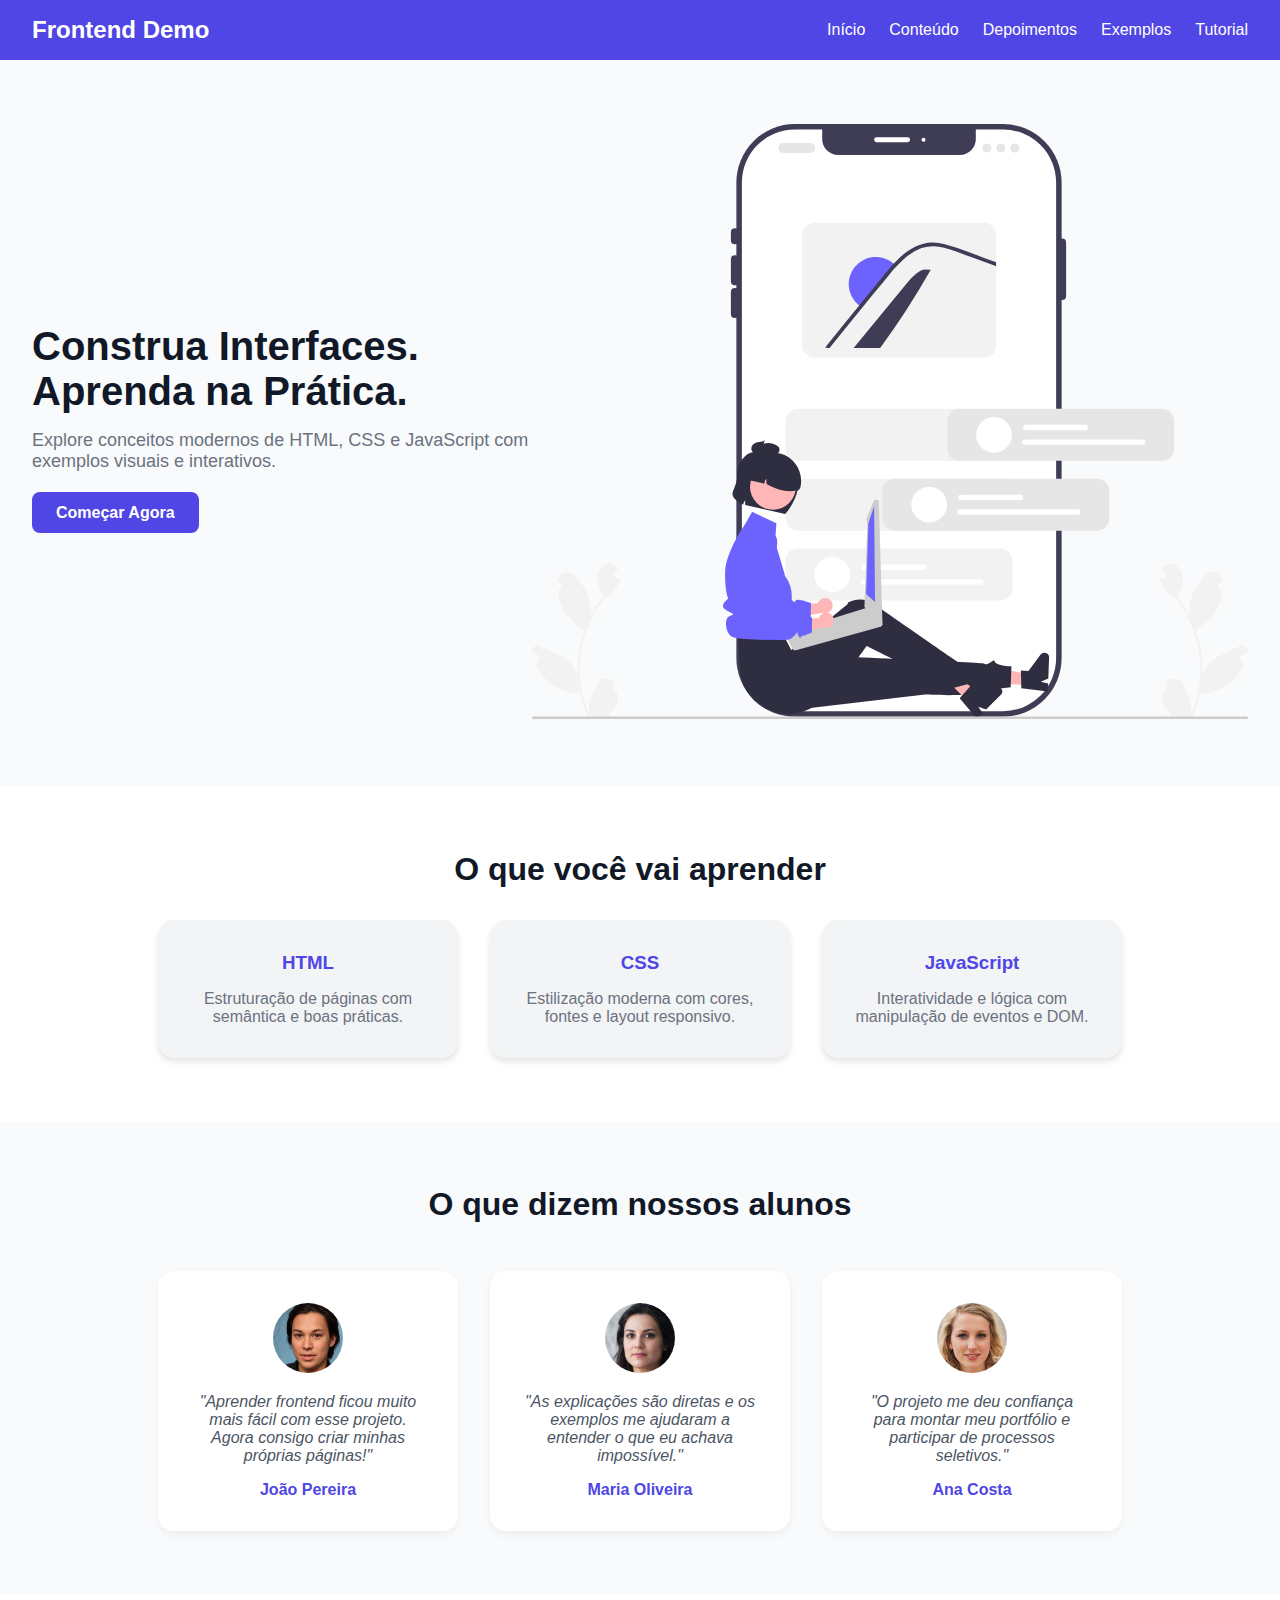
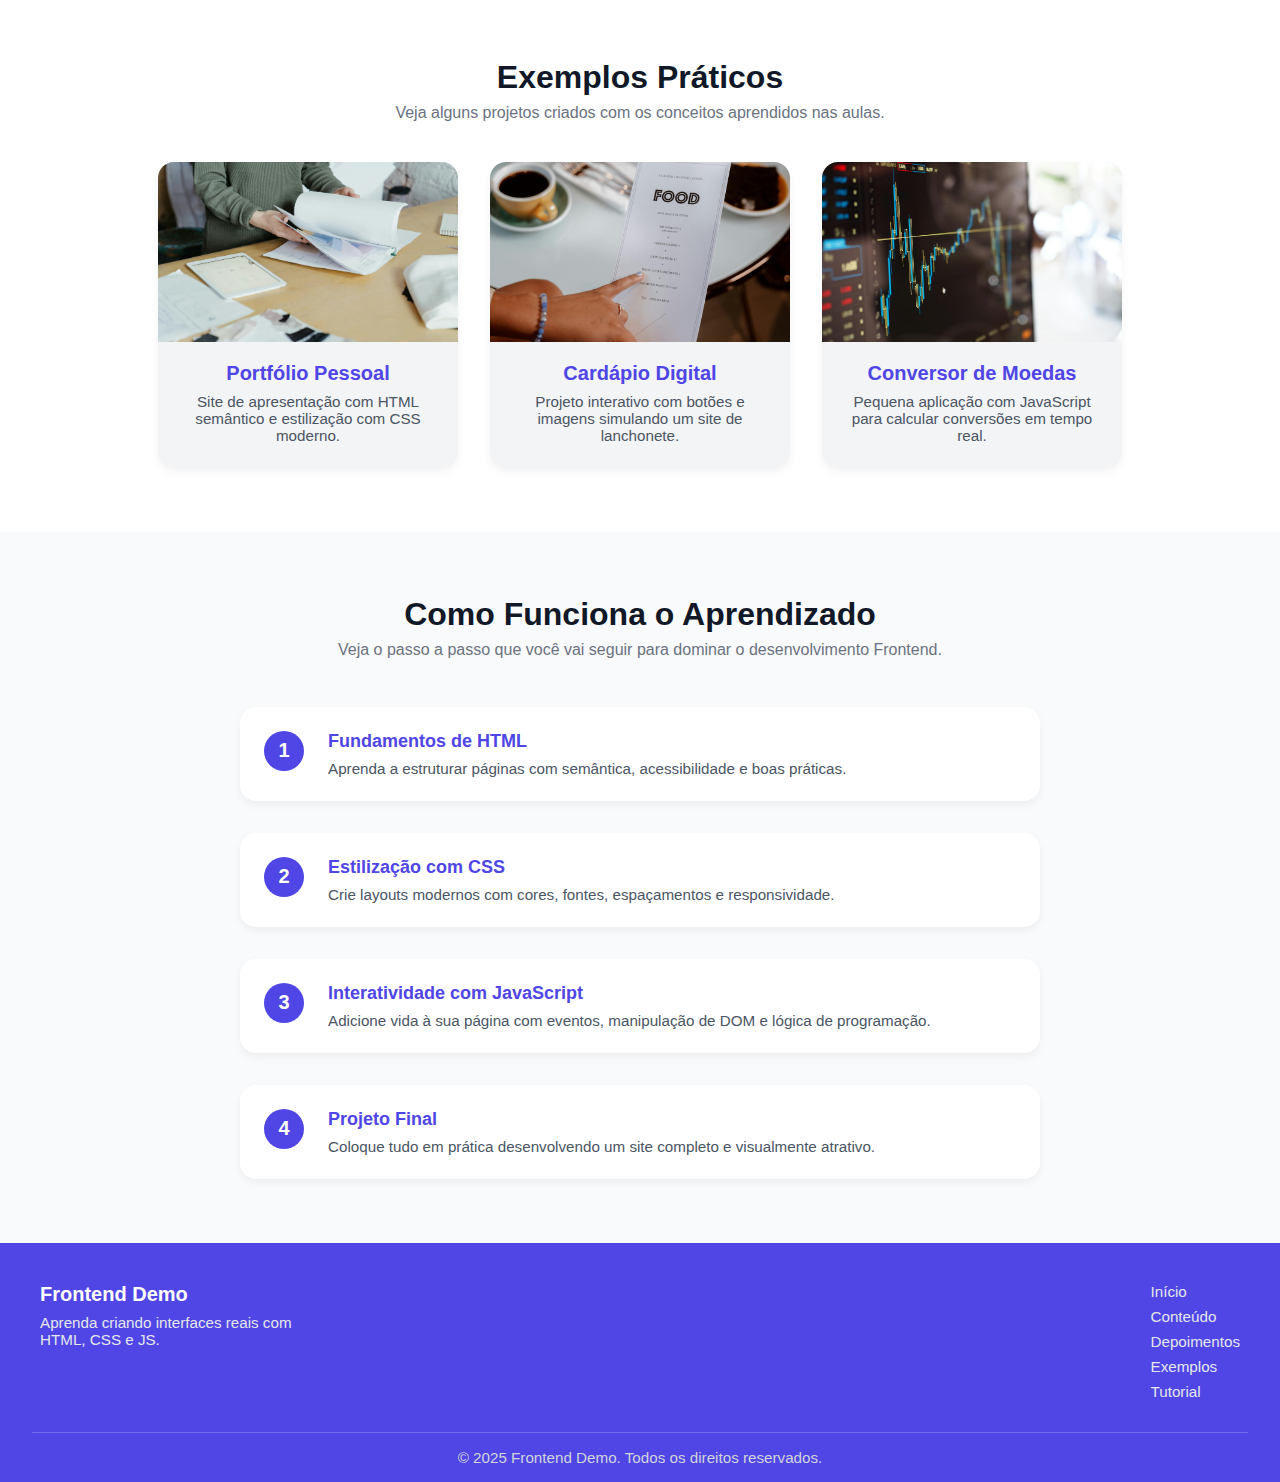
<file: index.html>
<!DOCTYPE html>
<html lang="pt-BR">

<head>
    <meta charset="UTF-8">
    <meta name="viewport" content="width=device-width, initial-scale=1.0">
    <title>Site de Demonstração</title>
    <link rel="shortcut icon" href="images/favicon.png" type="image/x-icon">
    <link rel="stylesheet" href="styles/styles.css">
</head>

<body>
    <nav class="navbar">
        <div class="logo">Frontend Demo</div>

        <button class="menu-toggle" aria-label="Abrir menu">
            <span class="bar"></span>
            <span class="bar"></span>
            <span class="bar"></span>
        </button>

        <ul class="nav-links">
            <li><a href="#">Início</a></li>
            <li><a href="#">Conteúdo</a></li>
            <li><a href="#">Depoimentos</a></li>
            <li><a href="#">Exemplos</a></li>
            <li><a href="#">Tutorial</a></li>
        </ul>
    </nav>

    <main>
        <section class="hero">
            <div class="hero-texto">
                <h1>Construa Interfaces. Aprenda na Prática.</h1>
                <p>Explore conceitos modernos de HTML, CSS e JavaScript
                    com exemplos visuais e interativos.</p>
                <a href="cadastro.html" class="btn-cta">Começar Agora</a>
               
            </div>
            <div class="hero-imagem">
                <img src="images/hero-illustration.svg" alt="Ilustração de programação web">
            </div>
        </section>

        <section class="conteudo">
            <h2>O que você vai aprender</h2>
            <div class="cards">
                <div class="card">
                    <h3>HTML</h3>
                    <p>Estruturação de páginas com semântica e boas práticas.</p>
                </div>
                <div class="card">
                    <h3>CSS</h3>
                    <p>Estilização moderna com cores, fontes e layout responsivo.</p>
                </div>
                <div class="card">
                    <h3>JavaScript</h3>
                    <p>Interatividade e lógica com manipulação de eventos e DOM.</p>
                </div>
            </div>
        </section>

        <section class="depoimentos">
            <h2>O que dizem nossos alunos</h2>
            <div class="depoimentos-grid">
                <div class="depoimento">
                    <img src="images/aluno1.jpg" alt="Foto do aluno João">
                    <p>"Aprender frontend ficou muito mais fácil com esse projeto. Agora consigo criar minhas próprias
                        páginas!"</p>
                    <span>João Pereira</span>
                </div>
                <div class="depoimento">
                    <img src="images/aluno2.jpg" alt="Foto da aluna Maria">
                    <p>"As explicações são diretas e os exemplos me ajudaram a entender o que eu achava impossível."</p>
                    <span>Maria Oliveira</span>
                </div>
                <div class="depoimento">
                    <img src="images/aluno3.png" alt="Foto da aluna Ana">
                    <p>"O projeto me deu confiança para montar meu portfólio e participar de processos seletivos."</p>
                    <span>Ana Costa</span>
                </div>
            </div>
        </section>

        <section class="exemplos">
            <h2>Exemplos Práticos</h2>
            <p class="exemplos-descricao">Veja alguns projetos criados com os conceitos aprendidos nas aulas.</p>
            <div class="exemplos-grid">
                <div class="exemplo-card">
                    <img src="images/exemplo1.jpg" alt="Exemplo de página HTML">
                    <h3>Portfólio Pessoal</h3>
                    <p>Site de apresentação com HTML semântico e estilização com CSS moderno.</p>
                </div>
                <div class="exemplo-card">
                    <img src="images/exemplo2.jpg" alt="Exemplo de cardápio digital">
                    <h3>Cardápio Digital</h3>
                    <p>Projeto interativo com botões e imagens simulando um site de lanchonete.</p>
                </div>
                <div class="exemplo-card">
                    <img src="images/exemplo3.jpg" alt="Exemplo de conversor de moedas">
                    <h3>Conversor de Moedas</h3>
                    <p>Pequena aplicação com JavaScript para calcular conversões em tempo real.</p>
                </div>
            </div>
        </section>


        <section class="tutorial">
            <h2>Como Funciona o Aprendizado</h2>
            <p class="tutorial-descricao">Veja o passo a passo que você vai seguir para dominar o desenvolvimento
                Frontend.</p>

            <div class="passos">
                <div class="passo">
                    <div class="numero">1</div>
                    <div class="conteudo-passo">
                        <h3>Fundamentos de HTML</h3>
                        <p>Aprenda a estruturar páginas com semântica, acessibilidade e boas práticas.</p>
                    </div>
                </div>
                <div class="passo">
                    <div class="numero">2</div>
                    <div class="conteudo-passo">
                        <h3>Estilização com CSS</h3>
                        <p>Crie layouts modernos com cores, fontes, espaçamentos e responsividade.</p>
                    </div>
                </div>
                <div class="passo">
                    <div class="numero">3</div>
                    <div class="conteudo-passo">
                        <h3>Interatividade com JavaScript</h3>
                        <p>Adicione vida à sua página com eventos, manipulação de DOM e lógica de programação.</p>
                    </div>
                </div>
                <div class="passo">
                    <div class="numero">4</div>
                    <div class="conteudo-passo">
                        <h3>Projeto Final</h3>
                        <p>Coloque tudo em prática desenvolvendo um site completo e visualmente atrativo.</p>
                    </div>
                </div>
            </div>
        </section>
    </main>



    <footer class="footer">
        <div class="footer-container">
            <div class="footer-logo">
                <h3>Frontend Demo</h3>
                <p>Aprenda criando interfaces reais com HTML, CSS e JS.</p>
            </div>
            <ul class="footer-links">
                <li><a href="#">Início</a></li>
                <li><a href="#">Conteúdo</a></li>
                <li><a href="#">Depoimentos</a></li>
                <li><a href="#">Exemplos</a></li>
                <li><a href="#">Tutorial</a></li>
            </ul>
        </div>
        <div class="footer-bottom">
            <p>&copy; 2025 Frontend Demo. Todos os direitos reservados.</p>
        </div>
    </footer>
    <script>
        const toggle = document.querySelector(".menu-toggle");
        const navLinks = document.querySelector(".nav-links");

        toggle.addEventListener("click",() => {
            toggle.classList.toggle("active");
            navLinks.classList.toggle("show")
        })
    </script>
</body>

</html>
</file>
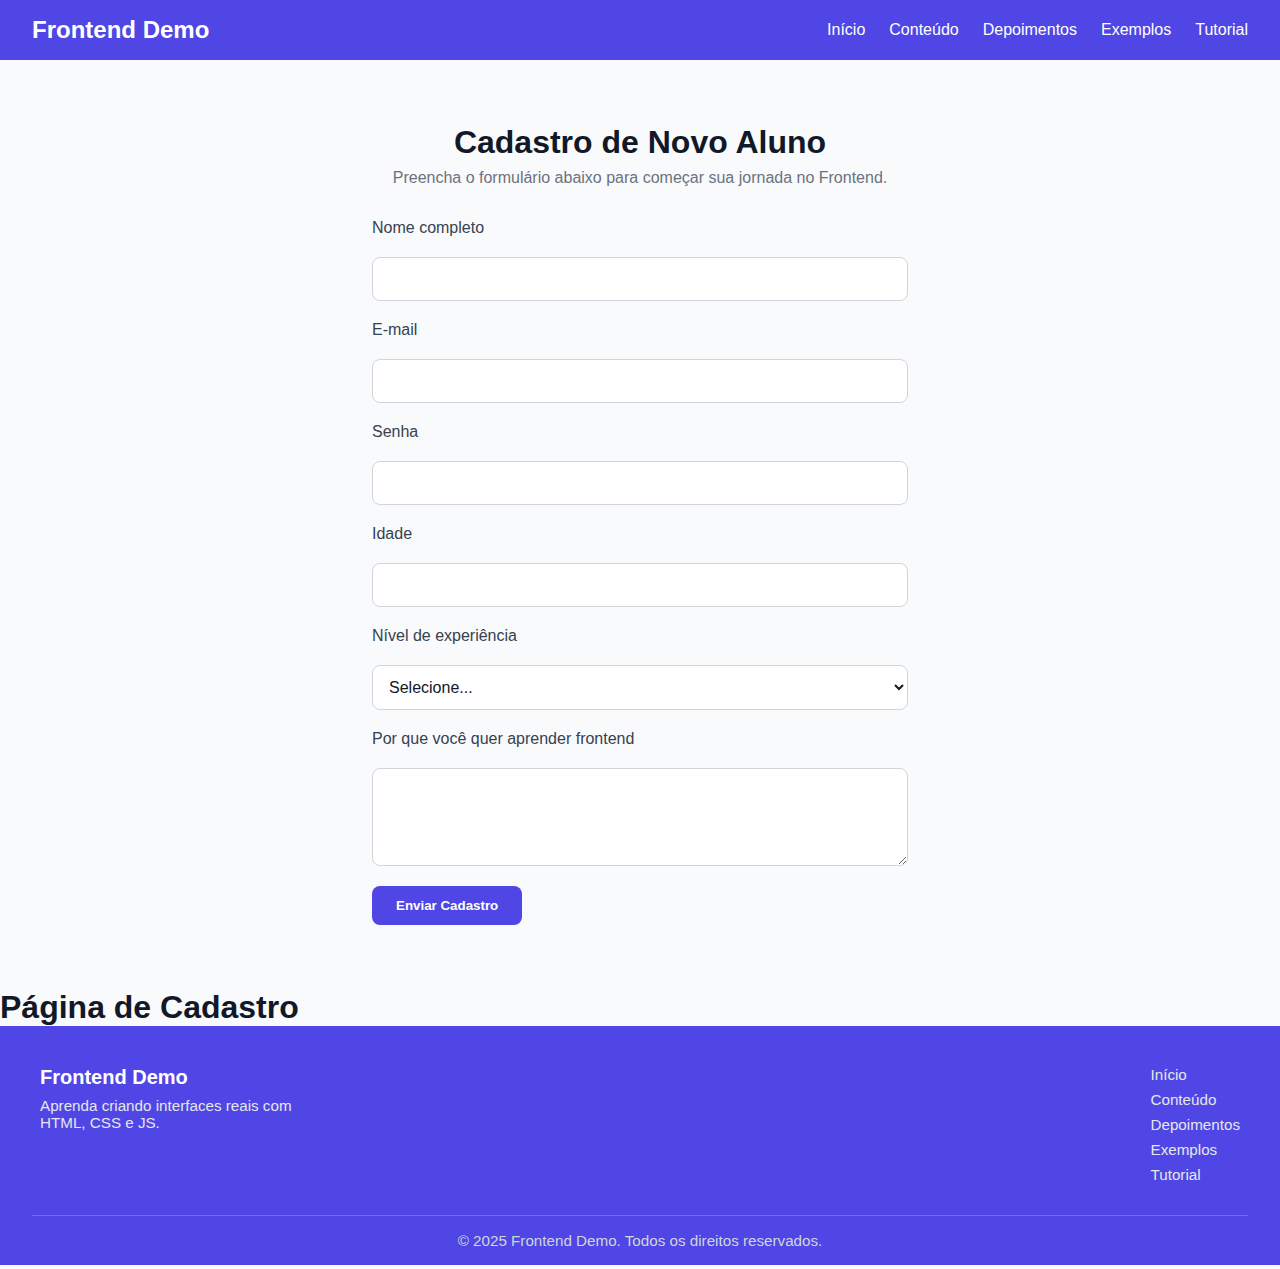
<file: cadastro.html>
<!DOCTYPE html>
<html lang="pt-BR">

<head>
  <meta charset="UTF-8">
  <meta name="viewport" content="width=device-width, initial-scale=1.0">
  <title>Cadastro | Frontend Demo</title>
  <link rel="stylesheet" href="styles/styles.css">
</head>

<body>
  <nav class="navbar">
  <div class="logo">Frontend Demo</div>

  <button class="menu-toggle" aria-label="Abrir menu">
      <span class="bar"></span>
      <span class="bar"></span>
      <span class="bar"></span>
  </button>

  <ul class="nav-links">
      <li><a href="#">Início</a></li>
      <li><a href="#">Conteúdo</a></li>
      <li><a href="#">Depoimentos</a></li>
      <li><a href="#">Exemplos</a></li>
      <li><a href="#">Tutorial</a></li>
  </ul>
</nav>
<main class="cadastro">
  <h1>Cadastro de Novo Aluno</h1>
  <p>Preencha o formulário abaixo para começar sua jornada no Frontend.</p>
  <form class="formulario" action="#" method="post">
    <label for="none">Nome completo</label>
    <input type="text" id="nome" name="nome" required>

    <label for="email">E-mail</label>
    <input type="email" id="email" name="email" required>
    
    <label for="senha">Senha</label>
    <input type="password" id="senha" name="senha" required>
    
    <label for="idade">Idade</label>
    <input type="number" id="idade" name="idade" min="12" required>
    
    <label for="idade">Nível de experiência</label>
    <select id="nível" name="nível" required>
      <option value="iniciante">Selecione...</option>
      <option value="intermediario">intermediario</option>
      <option value="Avançado">Avançado</option>
    </select>

    <label for="objetivo">Por que você quer aprender frontend</label>
    <textarea id="objetivo" name="objetivo" rows="4" required></textarea>

    <button type="submit" class="btn-cta">Enviar Cadastro</button>
  </form>
</main>
  <h1>Página de Cadastro</h1>
  <footer class="footer">
    <div class="footer-container">
        <div class="footer-logo">
            <h3>Frontend Demo</h3>
            <p>Aprenda criando interfaces reais com HTML, CSS e JS.</p>
        </div>
        <ul class="footer-links">
            <li><a href="#">Início</a></li>
            <li><a href="#">Conteúdo</a></li>
            <li><a href="#">Depoimentos</a></li>
            <li><a href="#">Exemplos</a></li>
            <li><a href="#">Tutorial</a></li>
        </ul>
    </div>
    <div class="footer-bottom">
        <p>&copy; 2025 Frontend Demo. Todos os direitos reservados.</p>
    </div>
</footer>
</body>

</html>
</file>
<file: styles/styles.css>
/* Reset básico */
* {
  margin: 0;
  padding: 0;
  box-sizing: border-box;
}

body {
  font-family: 'Segoe UI', Tahoma, Geneva, Verdana, sans-serif;
  background-color: #F9FAFB;
  color: #111827;
}

/* Estilo da barra de navegação */
.navbar {
  background-color: #4F46E5; /* Cor primária */
  padding: 1rem 2rem;
  display: flex;
  justify-content: space-between;
  align-items: center;
  flex-wrap: wrap;
}

/* Logo */
.logo {
  color: #FFFFFF;
  font-size: 1.5rem;
  font-weight: bold;
  flex-wrap:wrap ;
}

/* Botão hamburguer moderno */
.menu-toggle {
  display: none;
  flex-direction: column;
  justify-content: center;
  align-items: center;
  gap: 5px;
  width: 30px;
  height: 30px;
  background: none;
  border: none;
  cursor: pointer;
  z-index: 1001;
  flex-wrap: wrap;
}

.menu-toggle .bar {
  width: 100%;
  height: 3px;
  background-color: #fff;
  transition: all 0.3s ease;
  border-radius: 3px;
  transition: transform 0.3s ease, opacity 0.3s ease;
  flex-wrap: wrap;
}
/* Links de navegação */
.nav-links {
  list-style: none;
  display: flex;
  gap: 1.5rem;
  flex-wrap: wrap;
}

.nav-links a {
  color: #FFFFFF;
  text-decoration: none;
  font-weight: 500;
  transition: color 0.3s;
  flex-wrap: wrap;
}

.nav-links a:hover {
  color: #E0E7FF; /* tom claro do azul para hover */
}

/*hero*/

.hero {
  display: flex;
  align-items: center;
  justify-content: space-between;
  padding: 4rem 2rem;
  background-color: #F9FAFB;
  flex-wrap: wrap;
}

.hero-texto {
  flex: 1;
  max-width: 500px;
  flex-wrap: wrap;
}

.hero-texto h1 {
  font-size: 2.5rem;
  color: #111827;
  margin-bottom: 1rem;
  flex-wrap: wrap;
}

.hero-texto p {
  font-size: 1.125rem;
  color: #6B7280;
  margin-bottom: 2rem;
}

.btn-cta {
  background-color: #4F46E5; /* cor primária */
  color: #FFFFFF;
  padding: 0.75rem 1.5rem;
  border-radius: 0.5rem;
  text-decoration: none;
  font-weight: 600;
  transition: background-color 0.3s;
}

.btn-cta:hover {
  background-color: #4338CA; /* tom mais escuro no hover */
}

.hero-imagem {
  flex: 1;
  text-align: center;
}

.hero-imagem img {
  max-width: 100%;
  height: auto;
}

/*conteudo*/

.conteudo {
  padding: 4rem 2rem;
  background-color: #ffffff;
  text-align: center;
  flex-wrap: wrap;
}

.conteudo h2 {
  font-size: 2rem;
  color: #111827;
  margin-bottom: 2rem;
  flex-wrap: wrap;
}

.cards {
  display: flex;
  justify-content: center;
  gap: 2rem;
  flex-wrap: wrap;
}

.card {
  background-color: #F3F4F6;
  padding: 2rem;
  border-radius: 1rem;
  max-width: 300px;
  box-shadow: 0 4px 6px rgba(0,0,0,0.1);
  transition: transform 0.3s;
}

.card:hover {
  transform: translateY(-5px);
}

.card h3 {
  color: #4F46E5;
  margin-bottom: 1rem;
}

.card p {
  color: #6B7280;
}

/* depoimentos*/

.depoimentos {
  background-color: #F9FAFB;
  padding: 4rem 2rem;
  text-align: center;
  flex-wrap: wrap;
}

.depoimentos h2 {
  font-size: 2rem;
  color: #111827;
  margin-bottom: 3rem;
  flex-wrap: wrap;
}

.depoimentos-grid {
  display: flex;
  justify-content: center;
  gap: 2rem;
  flex-wrap: wrap;
}

.depoimento {
  background-color: #ffffff;
  padding: 2rem;
  border-radius: 1rem;
  box-shadow: 0 4px 8px rgba(0,0,0,0.05);
  max-width: 300px;
  transition: transform 0.3s;
  flex-wrap: wrap;
}

.depoimento:hover {
  transform: translateY(-5px);
  flex-wrap: wrap;
}

.depoimento img {
  width: 70px;
  height: 70px;
  object-fit: cover;
  border-radius: 50%;
  margin-bottom: 1rem;
  flex-wrap: wrap;
}

.depoimento p {
  font-style: italic;
  color: #4B5563;
  margin-bottom: 1rem;
}

.depoimento span {
  font-weight: bold;
  color: #4F46E5;
}


/*exemplos*/

.exemplos {
  padding: 4rem 2rem;
  background-color: #FFFFFF;
  text-align: center;
}

.exemplos h2 {
  font-size: 2rem;
  color: #111827;
  margin-bottom: 0.5rem;
}

.exemplos-descricao {
  color: #6B7280;
  margin-bottom: 2.5rem;
  font-size: 1rem;
}

.exemplos-grid {
  display: flex;
  justify-content: center;
  gap: 2rem;
  flex-wrap: wrap;
}

.exemplo-card {
  background-color: #F3F4F6;
  border-radius: 1rem;
  overflow: hidden;
  max-width: 300px;
  box-shadow: 0 4px 8px rgba(0,0,0,0.05);
  transition: transform 0.3s;
  flex-wrap: wrap;
}

.exemplo-card:hover {
  transform: translateY(-5px);
}

.exemplo-card img {
  width: 100%;
  height: 180px;
  object-fit: cover;
  flex-wrap: wrap;
}

.exemplo-card h3 {
  font-size: 1.25rem;
  margin: 1rem 1rem 0.5rem;
  color: #4F46E5;
  flex-wrap: wrap;
}

.exemplo-card p {
  color: #4B5563;
  margin: 0 1rem 1.5rem;
  font-size: 0.95rem;
}

/*tutorial*/

.tutorial {
  background-color: #F9FAFB;
  padding: 4rem 2rem;
  text-align: center;
}

.tutorial h2 {
  font-size: 2rem;
  color: #111827;
  margin-bottom: 0.5rem;
}

.tutorial-descricao {
  color: #6B7280;
  margin-bottom: 3rem;
  font-size: 1rem;
}

.passos {
  display: flex;
  flex-direction: column;
  gap: 2rem;
  max-width: 800px;
  margin: 0 auto;
}

.passo {
  display: flex;
  align-items: flex-start;
  gap: 1.5rem;
  background-color: #FFFFFF;
  border-radius: 1rem;
  padding: 1.5rem;
  box-shadow: 0 4px 8px rgba(0,0,0,0.05);
  text-align: left;
}

.numero {
  background-color: #4F46E5;
  color: #FFFFFF;
  font-weight: bold;
  font-size: 1.25rem;
  width: 40px;
  height: 40px;
  border-radius: 50%;
  display: flex;
  align-items: center;
  justify-content: center;
  flex-shrink: 0;
}

.conteudo-passo h3 {
  margin-bottom: 0.5rem;
  color: #4F46E5;
  font-size: 1.125rem;
  flex-wrap: wrap;
}

.conteudo-passo p {
  color: #4B5563;
  font-size: 0.95rem;
  flex-wrap: wrap;
}

/*footer*/

.footer {
  background-color: #4F46E5;
  color: #FFFFFF;
  padding: 2.5rem 2rem 1rem;
  font-size: 0.95rem;
  flex-wrap: wrap;
}

.footer-container {
  display: flex;
  justify-content: space-between;
  gap: 2rem;
  max-width: 1200px;
  margin: 0 auto;
  flex-wrap: wrap;
}

.footer-logo h3 {
  margin-bottom: 0.5rem;
  font-size: 1.25rem;
  flex-wrap: wrap;
}

.footer-logo p {
  color: #E5E7EB;
  max-width: 300px;
  flex-wrap: wrap;
}

.footer-links {
  list-style: none;
  display: flex;
  flex-direction: column;
  gap: 0.5rem;
  flex-wrap: wrap;
}

.footer-links a {
  color: #E5E7EB;
  text-decoration: none;
  transition: color 0.3s;
  flex-wrap: wrap;
}

.footer-links a:hover {
  color: #C7D2FE;
  flex-wrap:wrap ;
}

.footer-bottom {
  text-align: center;
  margin-top: 2rem;
  border-top: 1px solid rgba(255, 255, 255, 0.2);
  padding-top: 1rem;
  color: #D1D5DB;
  flex-wrap: wrap;
}

/*cadastro*/

.cadastro {
  max-width: 600px;
  margin: 4rem auto;
  padding: 0 2rem;
  text-align: left;
}

.cadastro h1 {
  text-align: center;
  color: #111827;
  margin-bottom: 0.5rem;
}

.cadastro p {
  text-align: center;
  color: #6B7280;
  margin-bottom: 2rem;
}

.formulario {
  display: flex;
  flex-direction: column;
  gap: 1.25rem;
}

.formulario label {
  font-weight: 500;
  color: #374151;
}

.formulario input,
.formulario select,
.formulario textarea {
  padding: 0.75rem;
  border: 1px solid #D1D5DB;
  border-radius: 0.5rem;
  font-size: 1rem;
  background-color: #FFFFFF;
  color: #111827;
  width: 100%;
}

.formulario input:focus,
.formulario textarea:focus,
.formulario select:focus {
  outline: none;
  border-color: #4F46E5;
  box-shadow: 0 0 0 3px rgba(79, 70, 229, 0.2);
}

.formulario .btn-cta {
  align-self: flex-start;
  background-color: #4F46E5;
  color: #FFFFFF;
  border: none;
  padding: 0.75rem 1.5rem;
  font-weight: bold;
  border-radius: 0.5rem;
  cursor: pointer;
  transition: background-color 0.3s;
}

.formulario .btn-cta:hover {
  background-color: #4338CA;
}

@media (max-width: 760px) {
  .nav-links{
    flex-direction: column;
    align-items: flex-start;
    width: 100%;
    background-color: #4F46E5;
    padding: 1rem 2rem;
    display: none;
    animation: slideDow 0.3s ease forwards;
    
  }
  .menu-toggle {
    display: flex;
  }
  .nav-links.show {
    display: flex;
  }
  @keyframes slideDow {
    from {
      opacity: 0;
      transform: translate(-10px);
    }
    to {
      opacity: 1;
      transform: translateY(0);
    }
  }

  .menu-toggle.active .bar:nth-child(1){
    transform: translateY(8px) rotate(45deg);
  }
  
  .menu-toggle.active .bar:nth-child(2){
    opacity: 0;
  }
  
  .menu-toggle.active .bar:nth-child(3){
    transform: translateY(-8px) rotate(-45deg);
  }

  
}
</file>
